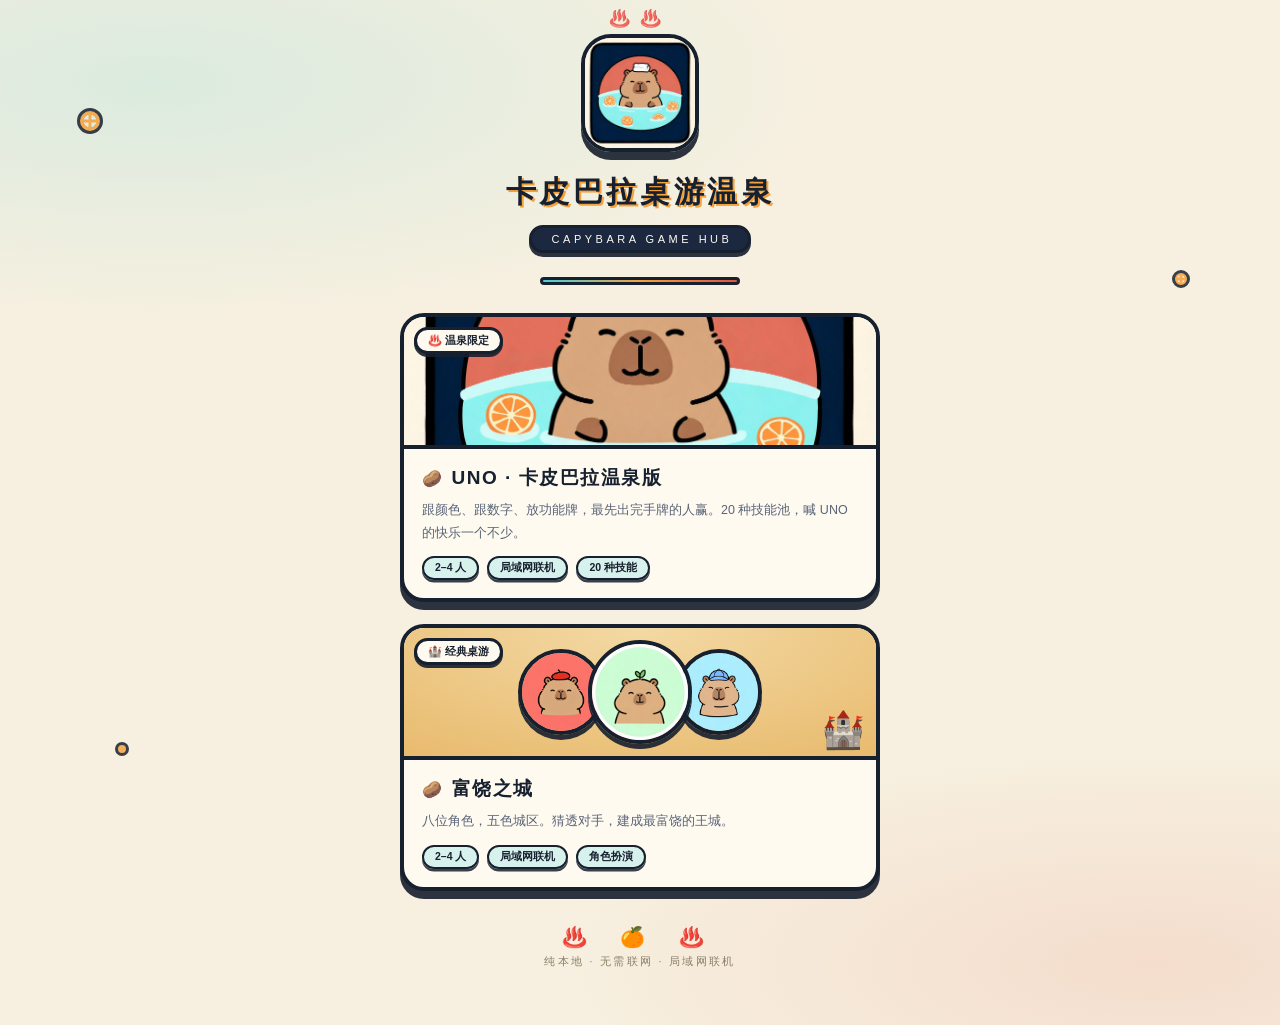
<file: index.html>
<!DOCTYPE html>
<html lang="zh-CN">
<head>
<meta charset="utf-8">
<meta name="viewport" content="width=device-width, initial-scale=1, viewport-fit=cover">
<meta name="theme-color" content="#f7f0e0">
<title>卡皮巴拉桌游温泉</title>
<link rel="icon" href="data:image/svg+xml,%3Csvg%20xmlns='http://www.w3.org/2000/svg'%20viewBox='0%200%2032%2032'%3E%3Crect%20width='32'%20height='32'%20rx='7'%20fill='%23f7f0e0'/%3E%3Cellipse%20cx='16'%20cy='20'%20rx='10'%20ry='6'%20fill='%2348cfd8'/%3E%3Ccircle%20cx='16'%20cy='13'%20r='6'%20fill='%23c89b6c'/%3E%3Ccircle%20cx='24'%20cy='21'%20r='2.4'%20fill='%23f5a13c'/%3E%3C/svg%3E">
<style>
:root {
  --cream: #f7f0e0;
  --paper: #fffaf0;
  --navy: #1c2740;
  --ink: #17202e;
  --brown: #c89b6c;
  --coral: #e0533f;
  --aqua: #48cfd8;
  --yuzu: #f5a13c;
  --gold: #d8b166;
}
* { box-sizing: border-box; -webkit-tap-highlight-color: transparent; }
html, body { margin: 0; min-height: 100%; }
body {
  background:
    radial-gradient(90% 40% at 12% 8%, rgba(72, 207, 216, .16), transparent 60%),
    radial-gradient(80% 36% at 90% 94%, rgba(224, 83, 63, .12), transparent 60%),
    var(--cream);
  color: var(--navy);
  font-family: -apple-system, 'PingFang SC', 'Microsoft YaHei', sans-serif;
  user-select: none;
  -webkit-user-select: none;
  overflow-x: hidden;
}
.wrap { max-width: 520px; margin: 0 auto; padding: 34px 20px 56px; position: relative; z-index: 1; }

/* ---------- 漂浮柚子 ---------- */
.yuzu {
  position: fixed;
  border-radius: 50%;
  background:
    radial-gradient(circle at 50% 50%, var(--cream) 0 28%, transparent 30%),
    radial-gradient(circle at 50% 50%, transparent 0 44%, var(--yuzu) 46% 100%);
  border: 3px solid var(--ink);
  opacity: .85;
  animation: bob 5.5s ease-in-out infinite;
  pointer-events: none;
  z-index: 0;
}
.yuzu::before, .yuzu::after {
  content: '';
  position: absolute;
  left: 50%; top: 50%;
  width: 74%; height: 3px;
  background: var(--yuzu);
  transform: translate(-50%, -50%);
}
.yuzu::after { transform: translate(-50%, -50%) rotate(90deg); }
.yz1 { width: 26px; height: 26px; top: 12%; left: 6%; }
.yz2 { width: 18px; height: 18px; top: 30%; right: 7%; animation-delay: -2s; }
.yz3 { width: 14px; height: 14px; bottom: 16%; left: 9%; animation-delay: -3.6s; }
@keyframes bob {
  0%, 100% { transform: translateY(0) rotate(-8deg); }
  50% { transform: translateY(-9px) rotate(10deg); }
}

/* ---------- 头部 ---------- */
header { text-align: center; }
.mascot {
  position: relative;
  width: 118px;
  margin: 0 auto;
  animation: bob2 4.5s ease-in-out infinite;
}
.mascot img {
  display: block;
  width: 118px; height: 118px;
  border-radius: 30px;
  border: 4px solid var(--ink);
  box-shadow: 0 8px 0 rgba(23, 32, 46, .9);
}
.steam {
  position: absolute;
  top: -26px; left: 0; right: 0;
  font-size: 17px;
  letter-spacing: 10px;
  opacity: .8;
  animation: steam 2.6s ease-in-out infinite;
}
@keyframes bob2 {
  0%, 100% { transform: translateY(0); }
  50% { transform: translateY(-7px); }
}
@keyframes steam {
  0%, 100% { transform: translateY(0); opacity: .55; }
  50% { transform: translateY(-4px); opacity: .95; }
}
header h1 {
  margin: 20px 0 0;
  font-size: 30px;
  letter-spacing: .12em;
  color: var(--ink);
  text-shadow: 2px 2px 0 var(--yuzu);
}
header .sub {
  display: inline-block;
  margin: 12px 0 0;
  font-size: 11px;
  letter-spacing: .32em;
  color: var(--paper);
  background: var(--navy);
  border: 3px solid var(--ink);
  border-radius: 99px;
  padding: 5px 16px 5px 20px;
  box-shadow: 0 4px 0 rgba(23, 32, 46, .9);
}
header .divider {
  margin: 24px auto 28px;
  width: 200px; height: 8px;
  border-radius: 99px;
  background: linear-gradient(90deg, var(--aqua), var(--yuzu), var(--coral));
  border: 3px solid var(--ink);
}

/* ---------- 游戏卡片 ---------- */
.grid { display: flex; flex-direction: column; gap: 22px; }
.game-card {
  display: block;
  text-decoration: none;
  color: inherit;
  border: 4px solid var(--ink);
  border-radius: 24px;
  background: var(--paper);
  overflow: hidden;
  box-shadow: 0 8px 0 rgba(23, 32, 46, .9);
  transition: transform .15s, box-shadow .15s;
}
.game-card:active { transform: translateY(4px); box-shadow: 0 4px 0 rgba(23, 32, 46, .9); }
.gc-art {
  height: 132px;
  display: flex;
  align-items: center;
  justify-content: center;
  gap: 0;
  position: relative;
  border-bottom: 4px solid var(--ink);
  overflow: hidden;
}
.gc-art img.cover {
  width: 100%; height: 100%;
  object-fit: cover;
  display: block;
}
.gc-art .badge {
  position: absolute;
  top: 10px; left: 10px;
  background: var(--paper);
  border: 3px solid var(--ink);
  border-radius: 99px;
  padding: 3px 11px;
  font-size: 11px;
  font-weight: 800;
  color: var(--ink);
  box-shadow: 0 3px 0 rgba(23, 32, 46, .9);
}
.gc-art.citadels { background: radial-gradient(90% 130% at 50% 0%, #f3d9a4, #e8b96b); }
.gc-art.citadels img.face {
  width: 86px; height: 86px;
  border-radius: 50%;
  border: 4px solid var(--ink);
  object-fit: cover;
  box-shadow: 0 5px 0 rgba(23, 32, 46, .9);
}
.gc-art.citadels img.face:nth-child(2) { width: 104px; height: 104px; margin: 0 -16px; z-index: 1; }
.gc-art .castle { position: absolute; right: 12px; bottom: 8px; font-size: 34px; filter: drop-shadow(0 3px 0 rgba(23, 32, 46, .7)); }
.gc-body { padding: 16px 18px 18px; }
.gc-name {
  font-size: 19px; font-weight: 800; letter-spacing: .08em;
  display: flex; align-items: center; gap: 8px;
  color: var(--ink);
}
.gc-name::before { content: '🥔'; font-size: 16px; }
.gc-tag { margin: 8px 0 0; font-size: 12.5px; line-height: 1.8; color: #5a6478; }
.gc-meta { margin-top: 12px; display: flex; gap: 8px; flex-wrap: wrap; }
.gc-chip {
  font-size: 10.5px;
  font-weight: 700;
  color: var(--ink);
  background: rgba(72, 207, 216, .22);
  border: 2.5px solid var(--ink);
  border-radius: 99px;
  padding: 3px 11px;
  box-shadow: 0 2.5px 0 rgba(23, 32, 46, .85);
}

/* ---------- 页脚 ---------- */
footer {
  margin-top: 34px;
  text-align: center;
  font-size: 10.5px;
  letter-spacing: .22em;
  color: #8a7f68;
}
footer .onsen { font-size: 20px; letter-spacing: 14px; margin-bottom: 6px; }
</style>
</head>
<body>
<i class="yuzu yz1"></i><i class="yuzu yz2"></i><i class="yuzu yz3"></i>
<div class="wrap">
  <header>
    <div class="mascot">
      <span class="steam">♨️♨️</span>
      <img src="uno/assets/card-back.jpg" alt="泡温泉的卡皮巴拉">
    </div>
    <h1>卡皮巴拉桌游温泉</h1>
    <p class="sub">CAPYBARA GAME HUB</p>
    <div class="divider"></div>
  </header>

  <div class="grid" id="game-grid"></div>

  <footer>
    <div class="onsen">♨️ 🍊 ♨️</div>
    纯本地 · 无需联网 · 局域网联机
  </footer>
</div>

<script>
/* 新增桌游：往这个数组里加一项即可（img 为卡面插画，可空） */
var GAMES = [
  {
    id: 'uno',
    name: 'UNO · 卡皮巴拉温泉版',
    tagline: '跟颜色、跟数字、放功能牌，最先出完手牌的人赢。20 种技能池，喊 UNO 的快乐一个不少。',
    chips: ['2–4 人', '局域网联机', '20 种技能'],
    url: 'uno/',
    img: 'uno/assets/card-back.jpg',
    badge: '♨️ 温泉限定'
  },
  {
    id: 'citadels',
    name: '富饶之城',
    tagline: '八位角色，五色城区。猜透对手，建成最富饶的王城。',
    chips: ['2–4 人', '局域网联机', '角色扮演'],
    url: '../citadels/',
    faces: ['uno/assets/avatar-r.jpg', 'uno/assets/avatar-g.jpg', 'uno/assets/avatar-b.jpg'],
    castle: true,
    badge: '🏰 经典桌游'
  }
];

document.getElementById('game-grid').innerHTML = GAMES.map(function (gm) {
  var art;
  if (gm.img) {
    art = '<img class="cover" src="' + gm.img + '" alt="">' +
      '<span class="badge">' + gm.badge + '</span>';
  } else {
    art = (gm.faces || []).map(function (f) { return '<img class="face" src="' + f + '" alt="">'; }).join('') +
      (gm.castle ? '<span class="castle">🏰</span>' : '') +
      '<span class="badge">' + gm.badge + '</span>';
  }
  return '<a class="game-card" href="' + gm.url + '">' +
    '<div class="gc-art ' + (gm.img ? 'uno' : 'citadels') + '">' + art + '</div>' +
    '<div class="gc-body">' +
    '<div class="gc-name">' + gm.name + '</div>' +
    '<p class="gc-tag">' + gm.tagline + '</p>' +
    '<div class="gc-meta">' + gm.chips.map(function (c) { return '<span class="gc-chip">' + c + '</span>'; }).join('') + '</div>' +
    '</div></a>';
}).join('');
</script>
</body>
</html>
</file>
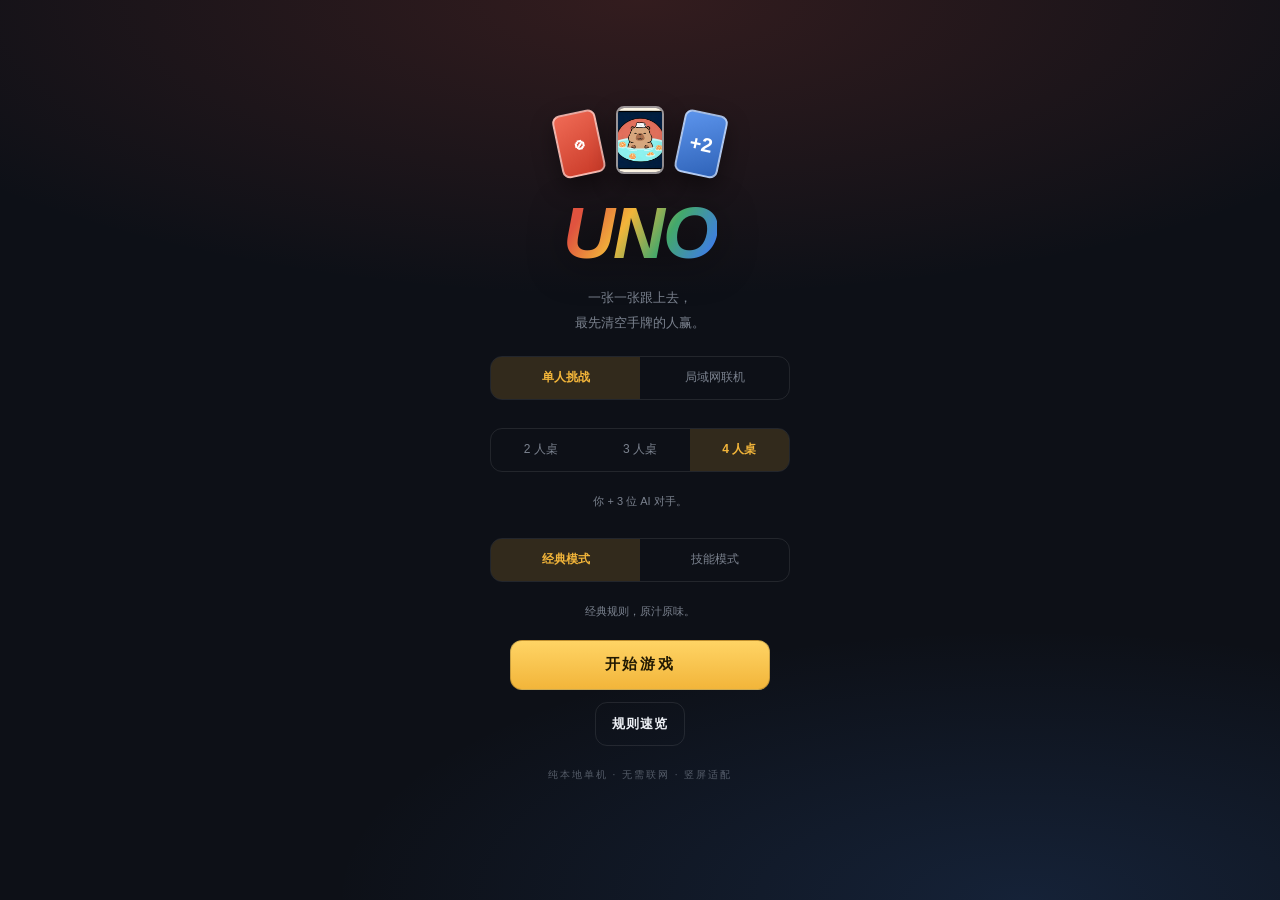
<file: uno/index.html>
<!DOCTYPE html>
<html lang="zh-CN">
<head>
<meta charset="utf-8">
<meta name="viewport" content="width=device-width, initial-scale=1, maximum-scale=1, user-scalable=no, viewport-fit=cover">
<meta name="theme-color" content="#131722">
<meta name="apple-mobile-web-app-capable" content="yes">
<meta name="apple-mobile-web-app-status-bar-style" content="black-translucent">
<title>UNO · 桌游集合</title>
<link rel="icon" href="data:image/svg+xml,%3Csvg%20xmlns='http://www.w3.org/2000/svg'%20viewBox='0%200%2032%2032'%3E%3Crect%20width='32'%20height='32'%20rx='7'%20fill='%23131722'/%3E%3Cellipse%20cx='16'%20cy='16'%20rx='10'%20ry='7'%20fill='%23e0533f'/%3E%3Ctext%20x='16'%20y='20'%20font-size='10'%20font-weight='bold'%20text-anchor='middle'%20fill='%23fff'%20font-family='Arial'%3EU%3C/text%3E%3C/svg%3E">
<link rel="stylesheet" href="style.css?v=2">
</head>
<body>
<div id="app">
  <header class="hud">
    <div class="hud-l">
      <button class="icon-btn" id="btn-home" aria-label="回到首页">⌂</button>
      <span id="hud-room" class="room-chip"></span>
    </div>
    <div class="hud-r">
      <button class="icon-btn" id="btn-log" aria-label="出牌记录">记</button>
      <button class="icon-btn" id="btn-help" aria-label="规则">?</button>
    </div>
  </header>

  <section class="opponents" id="opponents"></section>
  <section class="ticker" id="ticker"><span class="tk-tag">动态</span><span class="tk-text" id="ticker-text"></span></section>

  <section class="table">
    <div class="pile-zone">
      <div class="draw-pile" id="draw-pile" title="点击摸牌">
        <div class="dp-stack"><i></i><i></i></div>
        <img class="dp-back" src="assets/card-back.jpg" alt="">
        <span class="dp-count" id="draw-count">0</span>
        <span class="dp-label">牌堆</span>
      </div>
      <div class="mid-info">
        <span class="dir-arrow" id="dir-arrow">⟳</span>
        <div class="active-color dot-b" id="active-color"></div>
      </div>
      <div class="discard" id="discard"></div>
    </div>
    <div class="hint-line" id="hint-line"></div>
  </section>

  <section class="dock">
    <div class="hand-head">
      <span class="hand-title">手牌</span>
      <span class="hand-meta" id="hand-meta"></span>
      <button class="uno-btn hidden" id="uno-btn">UNO</button>
      <button class="skill-btn hidden" id="skill-btn"></button>
    </div>
    <div class="hand" id="hand"></div>
  </section>

  <footer class="actionbar" id="actionbar"></footer>
  <div class="toast" id="toast"></div>
</div>

<div id="sheet" class="sheet-wrap hidden"></div>
<div id="netroom" class="netroom hidden"></div>
<div id="qr-scan" class="hidden"></div>

<div id="start" class="start">
  <div class="start-inner">
    <div class="start-deco">
      <div class="deco-card dc-r">⊘</div>
      <img class="deco-back" src="assets/card-back.jpg" alt="">
      <div class="deco-card dc-b">+2</div>
    </div>
    <div class="uno-logo"><b>UNO</b></div>
    <p class="start-tagline">一张一张跟上去，<br>最先清空手牌的人赢。</p>

    <div class="seg mode-seg" id="mode-seg">
      <button data-mode="solo" class="on">单人挑战</button>
      <button data-mode="net">局域网联机</button>
    </div>

    <div class="seg" id="count-seg">
      <button data-count="2">2 人桌</button>
      <button data-count="3">3 人桌</button>
      <button data-count="4" class="on">4 人桌</button>
    </div>
    <p class="mode-note" id="mode-note">你 + 3 位 AI 对手。</p>

    <div class="seg" id="skill-seg">
      <button data-play="classic" class="on">经典模式</button>
      <button data-play="skill">技能模式</button>
    </div>
    <p class="mode-note" id="skill-note">经典规则，原汁原味。</p>

    <button class="btn primary big" id="btn-start">开始游戏</button>
    <button class="btn ghost" id="btn-rules">规则速览</button>
    <p class="start-foot">纯本地单机 · 无需联网 · 竖屏适配</p>
  </div>
</div>

<script src="js/engine.js?v=16"></script>
<script src="js/ai.js?v=16"></script>
<script src="js/qrcode.js?v=16"></script>
<script src="js/jsQR.js?v=16"></script>
<script src="js/net.js?v=16"></script>
<script src="js/ui.js?v=16"></script>
</body>
</html>
</file>
<file: uno/style.css>
/* UNO · 桌游集合分支样式（深色牌桌 + 四色卡牌） */
:root {
  --bg: #131722;
  --bg2: #0d1017;
  --panel: rgba(255, 255, 255, .045);
  --line: rgba(255, 255, 255, .09);
  --text: #eef1f6;
  --muted: rgba(190, 200, 216, .62);
  --gold: #f2b53a;
  --red: #e0533f;
  --yellow: #f2b53a;
  --green: #43a86b;
  --blue: #3f7fe0;
  --serif: 'PingFang SC', 'Songti SC', sans-serif;
  --safe-b: env(safe-area-inset-bottom, 0px);
}
* { box-sizing: border-box; -webkit-tap-highlight-color: transparent; }
html, body { margin: 0; padding: 0; height: 100%; }
body {
  background: var(--bg2);
  color: var(--text);
  font-family: -apple-system, 'PingFang SC', 'Microsoft YaHei', sans-serif;
  font-size: 14px;
  overflow: hidden;
  user-select: none;
  -webkit-user-select: none;
}
button { font-family: inherit; }

#app {
  display: flex;
  flex-direction: column;
  height: 100dvh;
  max-width: 520px;
  margin: 0 auto;
  padding: calc(env(safe-area-inset-top, 0px) + 6px) 12px calc(6px + var(--safe-b));
  position: relative;
}
#app::before {
  content: '';
  position: fixed; inset: 0;
  background:
    radial-gradient(120% 60% at 50% -10%, rgba(63, 127, 224, .14), transparent 60%),
    radial-gradient(90% 50% at 85% 110%, rgba(224, 83, 63, .10), transparent 60%);
  pointer-events: none;
}

.hidden { display: none !important; }

/* ---------- HUD ---------- */
.hud {
  flex: 0 0 auto;
  display: flex;
  justify-content: space-between;
  align-items: center;
  padding: 4px 0 8px;
  z-index: 2;
}
.hud-l, .hud-r { display: flex; align-items: center; gap: 8px; }
.icon-btn {
  width: 34px; height: 34px;
  border-radius: 10px;
  border: 1px solid var(--line);
  background: var(--panel);
  color: var(--text);
  font-size: 14px;
  cursor: pointer;
}
.icon-btn:active { transform: scale(.94); }
.room-chip {
  font-size: 11px;
  letter-spacing: .08em;
  color: var(--gold);
  border: 1px solid rgba(242, 181, 58, .35);
  border-radius: 99px;
  padding: 3px 10px;
}

/* ---------- 对手区 ---------- */
.opponents {
  flex: 0 0 auto;
  display: flex;
  gap: 8px;
  overflow-x: auto;
  padding: 2px 0 8px;
  z-index: 2;
}
.opp {
  flex: 1 0 0;
  min-width: 96px;
  border: 1px solid var(--line);
  border-radius: 14px;
  background: var(--panel);
  padding: 8px 10px;
  display: flex;
  flex-direction: column;
  gap: 4px;
  transition: border-color .25s, box-shadow .25s;
}
.opp.turn {
  border-color: rgba(242, 181, 58, .65);
  box-shadow: 0 0 14px rgba(242, 181, 58, .18);
}
.opp-cards { display: flex; gap: 3px; align-items: center; min-height: 18px; }
.mini-back {
  width: 13px; height: 18px;
  border-radius: 3px;
  background: url('assets/card-back.jpg') center / cover;
  border: 1px solid rgba(255, 255, 255, .25);
  display: inline-block;
}
.mini-more { font-size: 9px; color: var(--muted); margin-left: 2px; }
.opp-top { display: flex; align-items: center; gap: 7px; }
.opp-avwrap { position: relative; flex: 0 0 auto; }
.opp-avwrap .uno-badge {
  position: absolute;
  top: -7px; right: -14px;
  z-index: 2;
  margin: 0;
  padding: 1px 5px;
  font-size: 8px;
  border-radius: 8px;
  box-shadow: 0 2px 6px rgba(0, 0, 0, .4);
}
.opp-avatar {
  width: 26px; height: 26px;
  border-radius: 50%;
  display: flex;
  align-items: center;
  justify-content: center;
  overflow: hidden;
  border: 2px solid rgba(255, 255, 255, .4);
  flex: 0 0 auto;
}
.opp-avatar img {
  width: 100%; height: 100%;
  object-fit: cover;
  border-radius: 50%;
  display: block;
}
.opp-id { min-width: 0; flex: 1 1 auto; }
.opp-name { font-size: 12px; display: flex; align-items: center; gap: 6px; white-space: nowrap; }
.opp-count { font-size: 10px; color: var(--muted); }
.uno-badge {
  font-size: 9px;
  font-weight: 800;
  color: #131722;
  background: var(--gold);
  border-radius: 99px;
  padding: 1px 7px;
  animation: pop .3s ease;
}
@keyframes pop { from { transform: scale(.4); } to { transform: scale(1); } }
.think-dot {
  width: 7px; height: 7px;
  border-radius: 50%;
  background: var(--gold);
  animation: blink 1s infinite;
}
@keyframes blink { 50% { opacity: .25; } }

/* ---------- 动态条 ---------- */
.ticker {
  flex: 0 0 auto;
  display: flex;
  align-items: center;
  gap: 8px;
  border: 1px solid var(--line);
  border-radius: 10px;
  background: var(--panel);
  padding: 6px 10px;
  margin-bottom: 8px;
  z-index: 2;
}
.tk-tag { font-size: 9px; letter-spacing: .15em; color: var(--gold); flex: 0 0 auto; }
.tk-text {
  font-size: 11px;
  color: var(--muted);
  white-space: nowrap;
  overflow: hidden;
  text-overflow: ellipsis;
}

/* ---------- 牌桌 ---------- */
.table {
  flex: 1 1 auto;
  display: flex;
  flex-direction: column;
  justify-content: center;
  gap: 10px;
  min-height: 0;
  z-index: 2;
}
.pile-zone {
  display: flex;
  align-items: center;
  justify-content: center;
  gap: 26px;
}
.draw-pile {
  position: relative;
  width: 84px; height: 126px;
  cursor: pointer;
  display: flex;
  flex-direction: column;
  align-items: center;
  justify-content: center;
}
.dp-stack { position: absolute; inset: 0; }
.dp-stack i {
  position: absolute;
  inset: 0;
  border-radius: 10px;
  background: linear-gradient(160deg, #2c3548, #171d2b);
  border: 1px solid rgba(255, 255, 255, .2);
}
.dp-stack i:nth-child(2) { transform: translate(3px, -3px) rotate(2deg); opacity: .8; }
.dp-back {
  position: absolute;
  inset: 0;
  width: 100%; height: 100%;
  border-radius: 10px;
  border: 1px solid rgba(255, 255, 255, .25);
  object-fit: cover;
}
.dp-count {
  position: absolute;
  top: 6px; right: 6px;
  z-index: 2;
  font-size: 13px;
  font-weight: 800;
  color: #fff;
  background: rgba(15, 19, 30, .72);
  padding: 2px 8px;
  border-radius: 10px;
}
.dp-label {
  position: absolute;
  left: 0; right: 0; bottom: 0;
  z-index: 2;
  text-align: center;
  font-size: 9px;
  letter-spacing: .2em;
  color: #f3e9d2;
  padding: 14px 0 4px;
  background: linear-gradient(transparent, rgba(10, 14, 24, .68));
  border-radius: 0 0 10px 10px;
}
.draw-pile:active { transform: scale(.96); }

.mid-info { display: flex; flex-direction: column; align-items: center; gap: 10px; }
.dir-arrow { font-size: 24px; color: var(--muted); }
.active-color {
  width: 26px; height: 26px;
  border-radius: 50%;
  border: 3px solid rgba(255, 255, 255, .85);
  box-shadow: 0 0 14px rgba(0, 0, 0, .45);
  transition: background .25s;
}
.dot-r { background: var(--red); }
.dot-y { background: var(--yellow); }
.dot-g { background: var(--green); }
.dot-b { background: var(--blue); }
.dot-w { background: conic-gradient(var(--red) 0 25%, var(--blue) 0 50%, var(--yellow) 0 75%, var(--green) 0); }

.discard {
  position: relative;
  width: 84px; height: 126px;
  filter: drop-shadow(0 10px 22px rgba(0, 0, 0, .55));
  animation: dealIn .28s ease;
}
.dp-under {
  position: absolute;
  left: 50%; top: 50%;
  opacity: .92;
}
.dp-under .ucard { box-shadow: 0 3px 10px rgba(0, 0, 0, .45); }
@keyframes dealIn {
  from { transform: translateY(-14px) scale(1.08); opacity: 0; }
  to { transform: none; opacity: 1; }
}

.hint-line {
  text-align: center;
  font-size: 12px;
  color: var(--muted);
  min-height: 18px;
}

/* ---------- 卡牌 ---------- */
.ucard {
  position: relative;
  width: 84px; height: 126px;
  border-radius: 11px;
  background: #f4f5f7;
  border: 1px solid rgba(0, 0, 0, .35);
  box-shadow: 0 5px 14px rgba(0, 0, 0, .4);
  overflow: hidden;
  flex: 0 0 auto;
  transition: transform .15s, box-shadow .15s;
}
.ucard::after {
  content: '';
  position: absolute;
  inset: 4px;
  border-radius: 8px;
  border: 2px solid rgba(255, 255, 255, .5);
  pointer-events: none;
}
.uc-oval {
  position: absolute;
  left: 50%; top: 50%;
  width: calc(100% - 22px);
  height: calc(100% - 30px);
  transform: translate(-50%, -50%);
  border-radius: 50%;
  background: #fdfcf8;
  overflow: hidden;
  box-shadow: inset 0 0 0 2px rgba(0, 0, 0, .05);
}
.uc-art {
  width: 100%; height: 100%;
  object-fit: contain;
  display: block;
}
.uc-val {
  position: absolute;
  left: 50%; top: 50%;
  transform: translate(-50%, -52%);
  font-size: 34px;
  font-weight: 800;
  font-style: normal;
}
.uc-corner {
  position: absolute;
  font-style: normal;
  font-size: 17px;
  font-weight: 800;
  line-height: 1;
  color: #fff;
  text-shadow: 0 1px 3px rgba(0, 0, 0, .45);
  z-index: 2;
}
.uc-corner.tl { left: 6px; top: 5px; }
.uc-corner.br { right: 6px; bottom: 5px; transform: rotate(180deg); }

.c-r { background: linear-gradient(155deg, #ef6a55, #c93a28); }
.c-y { background: linear-gradient(155deg, #f7c659, #e09a1e); }
.c-g { background: linear-gradient(155deg, #5bbd82, #2f8554); }
.c-b { background: linear-gradient(155deg, #5c94ec, #2f63b8); }
.c-w { background: #1c2230; }
.c-w .uc-oval { background: conic-gradient(var(--red) 0 25%, var(--blue) 0 50%, var(--yellow) 0 75%, var(--green) 0); }
.c-w .uc-val, .c-w .uc-corner { color: #fff; }
.c-w .uc-val { text-shadow: 0 1px 4px rgba(0, 0, 0, .6); }

.ucard.back { background: #1c2230; border-color: rgba(255, 255, 255, .2); }
.ucard.back .uc-oval { background: rgba(224, 83, 63, .85); }
.ucard.back .uc-val { color: #fff; font-size: 26px; }

/* ---------- 手牌 ---------- */
.dock { flex: 0 0 auto; z-index: 2; }
.hand-head {
  display: flex;
  justify-content: space-between;
  align-items: center;
  padding: 4px 2px 6px;
}
.hand-title { font-size: 11px; letter-spacing: .18em; color: var(--gold); }
.hand-meta { font-size: 10px; color: var(--muted); }
.hand {
  display: flex;
  gap: 8px;
  overflow-x: auto;
  padding: 6px 2px 12px;
  scroll-snap-type: x proximity;
}
.hand .ucard { width: 76px; height: 114px; scroll-snap-align: center; }
.hand .ucard .uc-val { font-size: 30px; }
.hand .ucard.playable { cursor: pointer; box-shadow: 0 0 0 2px rgba(242, 181, 58, .85), 0 6px 16px rgba(0, 0, 0, .4); }
.hand .ucard.playable:active { transform: translateY(-6px) scale(1.04); }
.hand .ucard.dim { filter: brightness(.55) saturate(.7); }
.hand .ucard.drawn { outline: 2px dashed rgba(255, 255, 255, .5); outline-offset: 2px; }
.hand.tight { gap: 8px; }
.hand.tight .ucard { margin-right: -16px; }
.hand.tight .ucard:last-child { margin-right: 0; }
.hand.tight .ucard.playable { z-index: 5; }

/* ---------- 操作条 ---------- */
.actionbar {
  flex: 0 0 auto;
  display: flex;
  gap: 10px;
  padding-bottom: 4px;
  min-height: 46px;
}
.actionbar .btn { flex: 1 1 0; }

/* ---------- 按钮 ---------- */
.btn {
  min-height: 44px;
  border-radius: 12px;
  border: 1px solid var(--line);
  background: var(--panel);
  color: var(--text);
  font-size: 13px;
  font-weight: 600;
  letter-spacing: .06em;
  cursor: pointer;
  padding: 0 16px;
}
.btn:active { transform: scale(.97); filter: brightness(1.1); }
.btn.primary {
  background: linear-gradient(180deg, #ffd465, var(--gold));
  border-color: rgba(0, 0, 0, .2);
  color: #211903;
}
.btn.ghost { background: transparent; }
.btn.big { width: 100%; max-width: 260px; min-height: 50px; font-size: 15px; letter-spacing: .18em; flex: 0 0 auto; }
.btn.ghost.small { min-height: 38px; }
.btn[disabled] { opacity: .4; pointer-events: none; }

/* ---------- 分段选择 ---------- */
.seg {
  display: flex;
  border: 1px solid var(--line);
  border-radius: 12px;
  overflow: hidden;
  margin: 8px 0;
  width: 100%;
  max-width: 300px;
}
.seg button {
  flex: 1 1 0;
  min-height: 42px;
  border: 0;
  background: transparent;
  color: var(--muted);
  font-size: 12px;
  cursor: pointer;
}
.seg button.on { background: rgba(242, 181, 58, .16); color: var(--gold); font-weight: 700; }

/* ---------- 开场页 ---------- */
.start {
  position: fixed; inset: 0;
  z-index: 40;
  display: flex;
  align-items: center;
  justify-content: center;
  background:
    radial-gradient(120% 60% at 50% 0%, rgba(224, 83, 63, .18), transparent 55%),
    radial-gradient(90% 50% at 80% 100%, rgba(63, 127, 224, .16), transparent 60%),
    var(--bg2);
  overflow-y: auto;
}
.start-inner {
  display: flex;
  flex-direction: column;
  align-items: center;
  gap: 12px;
  padding: 40px 24px;
  text-align: center;
  width: 100%;
}
.uno-logo b {
  font-size: 72px;
  font-weight: 900;
  font-style: italic;
  letter-spacing: -2px;
  background: linear-gradient(120deg, var(--red) 15%, var(--yellow) 40%, var(--green) 65%, var(--blue) 90%);
  -webkit-background-clip: text;
  background-clip: text;
  color: transparent;
  filter: drop-shadow(0 6px 18px rgba(0, 0, 0, .5));
}
.start-tagline { margin: 0; font-size: 13px; line-height: 1.9; color: var(--muted); }
.start-deco { display: flex; gap: 16px; margin-bottom: 4px; }
.deco-card {
  width: 44px; height: 64px;
  border-radius: 8px;
  display: flex;
  align-items: center;
  justify-content: center;
  font-weight: 900;
  font-size: 20px;
  color: #fff;
  border: 2px solid rgba(255, 255, 255, .55);
  box-shadow: 0 10px 24px rgba(0, 0, 0, .45);
}
.dc-r { background: linear-gradient(155deg, #ef6a55, #c93a28); transform: rotate(-12deg) translateY(4px); }
.dc-g { background: linear-gradient(155deg, #5bbd82, #2f8554); transform: translateY(-2px); }
.dc-b { background: linear-gradient(155deg, #5c94ec, #2f63b8); transform: rotate(12deg) translateY(4px); }
.deco-back {
  width: 48px; height: 68px;
  border-radius: 8px;
  border: 2px solid rgba(255, 255, 255, .55);
  box-shadow: 0 10px 24px rgba(0, 0, 0, .45);
  transform: translateY(-2px);
  object-fit: cover;
}
.mode-note { margin: 2px 0 8px; font-size: 11px; color: var(--muted); min-height: 16px; }
.start-foot { font-size: 10px; letter-spacing: .2em; color: rgba(190, 200, 216, .4); }

/* ---------- 弹层 ---------- */
.sheet-wrap { position: fixed; inset: 0; z-index: 60; }
.sheet-mask { position: absolute; inset: 0; background: rgba(6, 8, 12, .62); }
.sheet {
  position: absolute;
  left: 50%;
  bottom: 0;
  transform: translateX(-50%);
  width: 100%;
  max-width: 520px;
  max-height: 78dvh;
  display: flex;
  flex-direction: column;
  background: #171c28;
  border: 1px solid var(--line);
  border-bottom: 0;
  border-radius: 18px 18px 0 0;
  padding: 14px 16px calc(14px + var(--safe-b));
  animation: sheetUp .22s ease;
  overflow: hidden;
}
@keyframes sheetUp { from { transform: translate(-50%, 30px); opacity: 0; } }
.sheet-head { flex: 0 0 auto; padding-bottom: 8px; }
.sheet-head h2 { margin: 0; font-size: 18px; letter-spacing: .08em; }
.sheet-head p { margin: 5px 0 0; font-size: 11px; line-height: 1.6; color: var(--muted); }
.sheet-body { flex: 1 1 auto; overflow-y: auto; font-size: 12px; line-height: 1.9; color: var(--muted); }
.sheet-body.rules b { color: var(--text); }
.sheet-foot { flex: 0 0 auto; display: flex; gap: 8px; padding-top: 10px; }
.sheet-foot .btn { flex: 1 1 0; min-height: 44px; }
.sheet-foot.col { flex-direction: column; }

/* 颜色选择 */
.color-grid { display: grid; grid-template-columns: 1fr 1fr; gap: 10px; padding: 6px 0 4px; }
.color-btn {
  min-height: 58px;
  border-radius: 14px;
  border: 1px solid rgba(0, 0, 0, .3);
  color: #fff;
  font-size: 14px;
  font-weight: 700;
  letter-spacing: .2em;
  text-shadow: 0 1px 3px rgba(0, 0, 0, .4);
  cursor: pointer;
}
.color-btn:active { transform: scale(.96); filter: brightness(1.15); }
.color-btn.dot-r { background: var(--red); }
.color-btn.dot-y { background: var(--yellow); }
.color-btn.dot-g { background: var(--green); }
.color-btn.dot-b { background: var(--blue); }

/* 出牌记录 */
.log-list { margin: 0; padding: 0 0 6px; list-style: none; overflow-y: auto; max-height: 52dvh; }
.log-list li {
  display: flex;
  gap: 8px;
  align-items: baseline;
  padding: 7px 2px;
  border-bottom: 1px dashed var(--line);
  font-size: 12px;
  line-height: 1.6;
}
.log-n { flex: 0 0 auto; font-size: 9px; color: rgba(242, 181, 58, .8); font-variant-numeric: tabular-nums; }
.log-empty { color: var(--muted); justify-content: center; }

/* 结算 */
.res-list { flex: 0 0 auto; display: flex; flex-direction: column; gap: 8px; padding: 4px 0; }
.res-row {
  display: flex;
  align-items: center;
  gap: 10px;
  border: 1px solid var(--line);
  border-radius: 12px;
  padding: 10px 14px;
  background: var(--panel);
  font-size: 13px;
}
.res-row.win { border-color: rgba(242, 181, 58, .6); background: rgba(242, 181, 58, .1); }
.res-rank { font-size: 18px; }
.res-name { flex: 1 1 auto; font-weight: 700; }
.res-left { font-size: 11px; color: var(--muted); }

/* ---------- UNO 按钮（手牌行内小胶囊，全员可见，无动画提示） ---------- */
.uno-btn {
  margin-left: auto;
  flex: 0 0 auto;
  padding: 4px 12px;
  border-radius: 14px;
  border: 1px solid rgba(255, 255, 255, .28);
  background: #a54634;
  color: #fff;
  font-size: 12px;
  font-weight: 900;
  font-style: italic;
  letter-spacing: .02em;
  cursor: pointer;
}
.uno-btn:disabled { opacity: .45; }

/* ---------- Toast ---------- */
.toast {
  position: fixed;
  left: 50%;
  bottom: calc(90px + var(--safe-b));
  transform: translate(-50%, 8px);
  background: rgba(10, 13, 19, .92);
  border: 1px solid var(--line);
  border-radius: 99px;
  padding: 9px 18px;
  font-size: 12px;
  opacity: 0;
  pointer-events: none;
  transition: opacity .2s, transform .2s;
  z-index: 80;
  max-width: 82vw;
  text-align: center;
}
.toast.show { opacity: 1; transform: translate(-50%, 0); }

/* ---------- 联机房间（与富饶之城同款交互） ---------- */
.netroom {
  position: fixed;
  inset: 0;
  z-index: 50;
  display: flex;
  align-items: center;
  justify-content: center;
  background: rgba(6, 8, 12, .8);
  overflow-y: auto;
  padding: 20px 14px;
}
.net-card {
  width: 100%;
  max-width: 400px;
  background: #171c28;
  border: 1px solid var(--line);
  border-radius: 18px;
  padding: 18px 18px calc(18px + var(--safe-b));
  box-shadow: 0 18px 60px rgba(0, 0, 0, .5);
}
.net-head { display: flex; justify-content: space-between; align-items: center; margin-bottom: 10px; }
.net-kicker { font-size: 11px; letter-spacing: .12em; color: var(--gold); }
.net-close {
  border: 1px solid var(--line);
  background: var(--panel);
  color: var(--muted);
  border-radius: 8px;
  min-height: 28px;
  padding: 0 12px;
  font-size: 11px;
  cursor: pointer;
}
.net-card h2 { margin: 4px 0 8px; font-size: 21px; letter-spacing: .06em; }
.net-sub { margin: 0 0 12px; font-size: 11px; line-height: 1.7; color: var(--muted); }
.net-tip { margin: 10px 0; font-size: 10px; line-height: 1.6; color: rgba(190, 200, 216, .55); }
.net-choice { display: flex; flex-direction: column; gap: 8px; margin: 14px 0; }
.net-choice .btn { min-height: 46px; }
.net-qr {
  background: #fff;
  border-radius: 12px;
  padding: 10px;
  width: 200px;
  height: 200px;
  margin: 0 auto 12px;
}
.net-qr svg { width: 100%; height: 100%; }
.net-label { margin: 8px 0 4px; font-size: 9px; letter-spacing: .1em; color: var(--muted); }
.net-code, .net-textarea {
  width: 100%;
  min-height: 64px;
  border-radius: 10px;
  border: 1px solid var(--line);
  background: rgba(255, 255, 255, .05);
  color: var(--text);
  font-size: 10px;
  font-family: ui-monospace, monospace;
  padding: 8px;
  resize: none;
  margin: 2px 0 6px;
}
.net-card .btn { width: 100%; margin-top: 8px; min-height: 42px; }
.net-card .btn.mini { width: auto; min-height: 30px; margin-top: 4px; padding: 4px 12px; font-size: 10px; }
.net-connected { display: flex; flex-wrap: wrap; gap: 6px; align-items: center; margin: 12px 0; font-size: 10px; color: var(--muted); }
.net-connected b { margin-right: 2px; color: var(--gold); }
.net-connected span { padding: 2px 8px; border-radius: 99px; border: 1px solid rgba(242, 181, 58, .3); }
.net-error { margin: 6px 0; font-size: 10px; color: #f0a79f; }
.net-actions { margin-top: 10px; }

/* ---------- 技能模式 ---------- */
.skill-btn {
  margin-left: 8px;
  flex: 0 0 auto;
  padding: 4px 10px;
  border-radius: 14px;
  border: 1px solid rgba(186, 104, 242, .55);
  background: rgba(186, 104, 242, .16);
  color: #d9b8ff;
  font-size: 11px;
  font-weight: 700;
  cursor: pointer;
  white-space: nowrap;
}
.skill-btn:active { transform: scale(.95); }
.skill-btn.empty { opacity: .45; }
.opp-skill {
  font-size: 9px;
  color: #d9b8ff;
  border: 1px solid rgba(186, 104, 242, .45);
  border-radius: 99px;
  padding: 0 5px;
  line-height: 14px;
  white-space: nowrap;
}
.hand .ucard.skill9 {
  box-shadow: 0 0 0 2px rgba(186, 104, 242, .95), 0 6px 16px rgba(0, 0, 0, .4);
}

/* 技能选择卡 */
.skill-grid { display: flex; flex-direction: column; gap: 8px; padding: 4px 0 6px; overflow-y: auto; }
.skill-card {
  display: grid;
  grid-template-columns: 34px 1fr;
  grid-template-rows: auto auto;
  column-gap: 10px;
  align-items: center;
  text-align: left;
  border: 1px solid var(--line);
  border-radius: 14px;
  background: var(--panel);
  padding: 10px 12px;
  color: var(--text);
  cursor: pointer;
}
.skill-card:active { transform: scale(.98); border-color: rgba(186, 104, 242, .7); }
.sc-icon { grid-row: 1 / 3; font-size: 24px; text-align: center; }
.sc-name { font-size: 14px; font-weight: 800; }
.sc-desc { font-size: 11px; color: var(--muted); line-height: 1.5; }
.sc-uses { grid-column: 2; font-size: 9px; letter-spacing: .12em; color: var(--gold); margin-top: 2px; }

/* 目标选择 */
.tgt-list { display: flex; flex-direction: column; gap: 8px; padding: 4px 0 6px; }
.tgt-btn {
  display: flex;
  justify-content: space-between;
  align-items: center;
  border: 1px solid var(--line);
  border-radius: 12px;
  background: var(--panel);
  padding: 12px 14px;
  color: var(--text);
  font-size: 14px;
  cursor: pointer;
}
.tgt-btn span { font-size: 11px; color: var(--muted); }
.tgt-btn:active { transform: scale(.98); border-color: rgba(186, 104, 242, .7); }

/* 天眼手牌展示 */
.eye-hand {
  display: flex;
  flex-wrap: wrap;
  gap: 6px;
  overflow-y: auto;
  max-height: 42dvh;
  padding: 4px 0 6px;
}
.eye-hand .ucard { width: 58px; height: 87px; }
.eye-hand .ucard .uc-val { font-size: 20px; }
.eye-hand .uc-corner { font-size: 12px; }

/* 双子星 / 占卜师：弹层内可点选的牌 */
.twin-cand, .oracle-cand { cursor: pointer; }
.twin-cand:active .ucard, .oracle-cand:active .ucard { transform: scale(.94); }

/* ---------- 手机矮屏紧凑 ---------- */
@media (max-height: 640px) {
  .hand .ucard { width: 64px; height: 96px; }
  .hand .ucard .uc-val { font-size: 25px; }
  .draw-pile { width: 70px; height: 105px; }
  .discard .ucard { width: 74px; height: 111px; }
  .uno-logo b { font-size: 54px; }
  .opp { min-width: 86px; padding: 6px 8px; }
}

/* ---------- 页面内扫码浮层 ---------- */
#qr-scan {
  position: fixed;
  inset: 0;
  z-index: 80;
  background: rgba(6, 8, 12, .92);
  display: flex;
  align-items: center;
  justify-content: center;
  padding: 16px;
}
.scan-card { width: 100%; max-width: 400px; }
.scan-head {
  display: flex;
  justify-content: space-between;
  align-items: center;
  margin-bottom: 10px;
  color: var(--text);
  font-size: 14px;
  letter-spacing: .06em;
}
.scan-view {
  position: relative;
  width: 100%;
  aspect-ratio: 1 / 1;
  min-height: 200px;
  background: #000;
  border-radius: 14px;
  overflow: hidden;
  border: 1px solid var(--line);
}
.scan-view video {
  width: 100%;
  height: 100%;
  object-fit: cover;
  display: block;
}
.scan-frame {
  position: absolute;
  left: 50%; top: 50%;
  width: 64%; height: 64%;
  transform: translate(-50%, -50%);
  border: 2px solid rgba(242, 181, 58, .9);
  border-radius: 12px;
  box-shadow: 0 0 0 2000px rgba(6, 8, 12, .38);
  pointer-events: none;
}
.scan-card .net-tip { color: rgba(190, 200, 216, .78); }
.scan-card .btn { width: 100%; margin-top: 8px; min-height: 42px; }

/* 手牌多选弹层（换换果子 / 零食分享） */
.pick-cand {
  display: inline-block;
  cursor: pointer;
  border-radius: 10px;
  transition: transform .12s ease;
}
.pick-cand:active { transform: scale(.94); }
.pick-cand.sel .ucard {
  outline: 3px solid #ffb057;
  outline-offset: 2px;
  border-radius: 10px;
}
</file>
